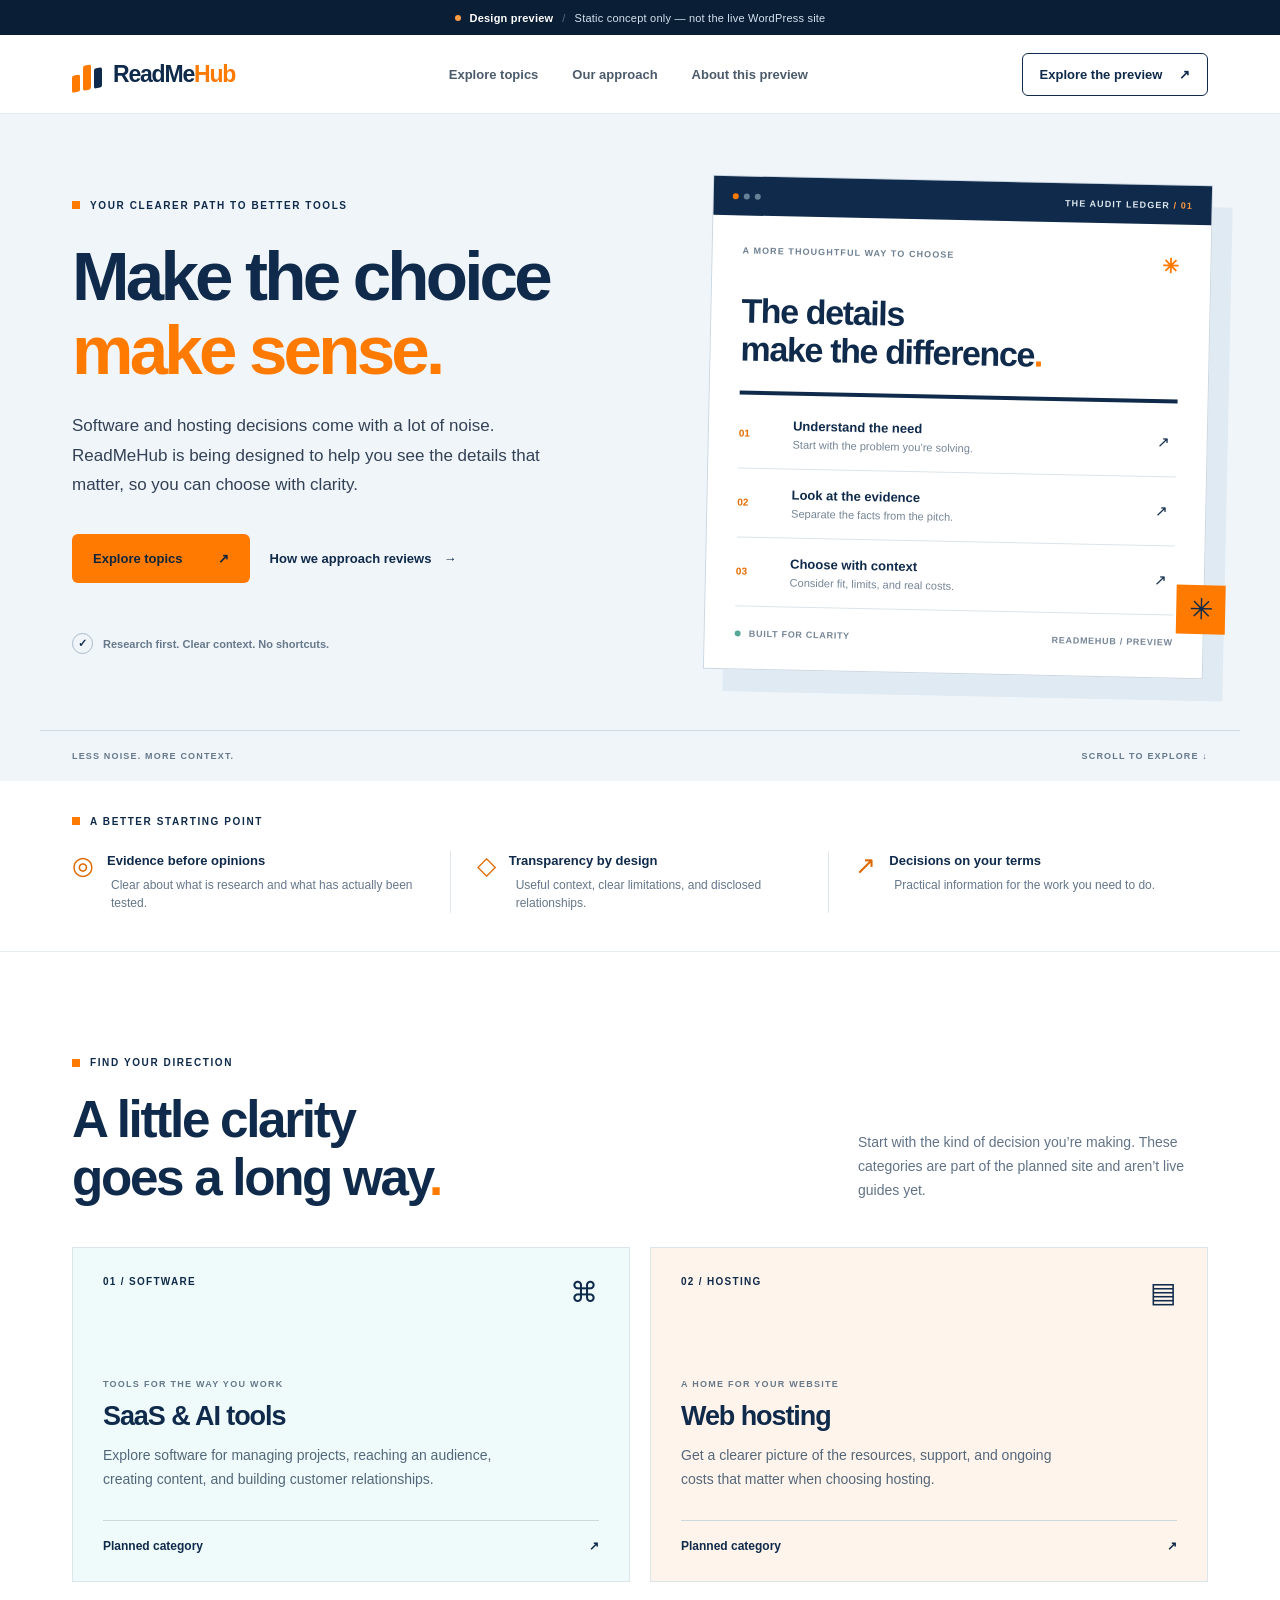
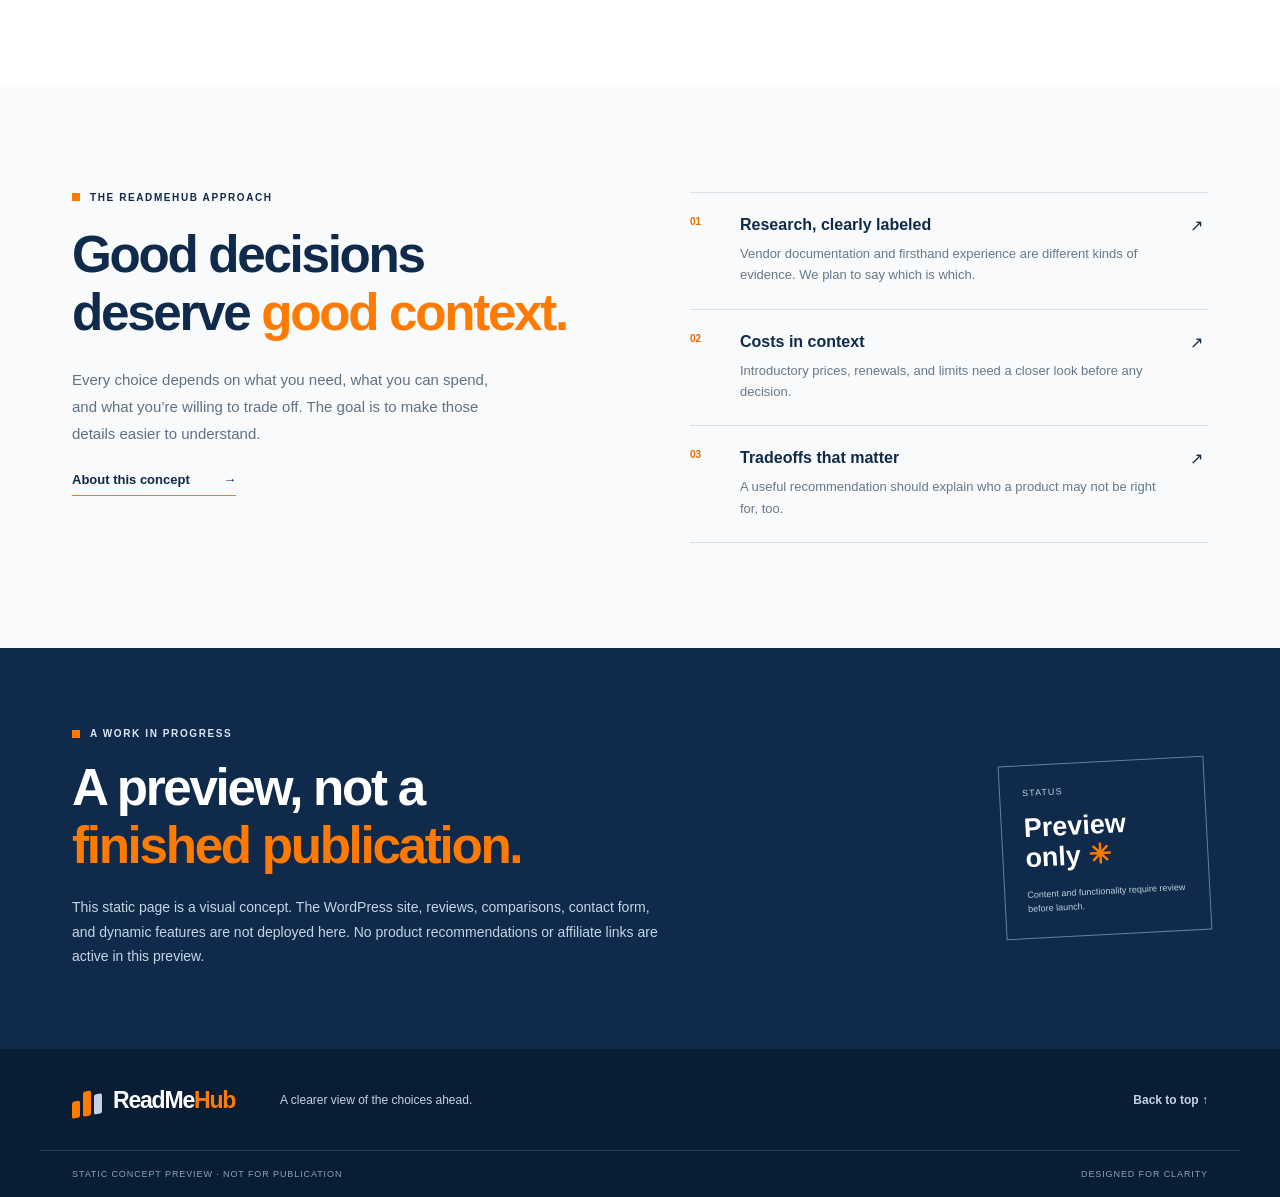
<file: docs/index.html>
<!doctype html>
<html lang="en">
<head>
  <meta charset="utf-8">
  <meta name="viewport" content="width=device-width, initial-scale=1">
  <meta name="robots" content="noindex, nofollow">
  <meta name="description" content="A static, non-commercial design preview for the ReadMeHub website project.">
  <title>ReadMeHub — Design Preview</title>
  <link rel="stylesheet" href="styles.css">
  <script src="script.js" defer></script>
</head>
<body>
  <a class="skip" href="#main">Skip to content</a>
  <div class="preview-bar"><span class="preview-dot"></span><strong>Design preview</strong><span class="preview-separator">/</span> Static concept only — not the live WordPress site</div>
  <header class="site-header">
    <div class="shell header-inner">
      <a class="brand" href="#top" aria-label="ReadMeHub preview home"><span class="brand-mark" aria-hidden="true"><span></span><span></span><span></span></span><span>ReadMe<span>Hub</span></span></a>
      <nav class="desktop-nav" aria-label="Main navigation"><a href="#explore">Explore topics</a><a href="#approach">Our approach</a><a href="#preview-note">About this preview</a></nav>
      <a class="header-cta" href="#explore">Explore the preview <span aria-hidden="true">↗</span></a>
      <button class="menu-toggle" type="button" aria-expanded="false" aria-controls="mobile-nav"><span class="sr-only">Toggle navigation</span><span></span><span></span></button>
    </div>
    <nav class="mobile-nav shell" id="mobile-nav" aria-label="Mobile navigation" hidden><a href="#explore">Explore topics</a><a href="#approach">Our approach</a><a href="#preview-note">About this preview</a></nav>
  </header>
  <main id="main">
    <section class="hero" id="top">
      <div class="shell hero-grid">
        <div class="hero-copy"><div class="eyebrow"><span class="tiny-square"></span> YOUR CLEARER PATH TO BETTER TOOLS</div><h1>Make the choice<br><em>make sense.</em></h1><p>Software and hosting decisions come with a lot of noise. ReadMeHub is being designed to help you see the details that matter, so you can choose with clarity.</p><div class="hero-actions"><a class="button button-primary" href="#explore">Explore topics <span aria-hidden="true">↗</span></a><a class="button button-text" href="#approach">How we approach reviews <span aria-hidden="true">→</span></a></div><div class="hero-foot"><span class="mini-icon" aria-hidden="true">✓</span> Research first. Clear context. No shortcuts.</div></div>
        <div class="ledger-wrap" aria-label="Illustration of a research-led decision process"><div class="ledger-top"><span><span class="window-dot"></span><span class="window-dot"></span><span class="window-dot"></span></span><span>THE AUDIT LEDGER <b> / 01</b></span></div><div class="ledger-body"><div class="ledger-label">A MORE THOUGHTFUL WAY TO CHOOSE <span>✳</span></div><div class="ledger-title">The details<br>make the difference<span>.</span></div><div class="ledger-line"></div><div class="ledger-row"><span class="ledger-number">01</span><span><strong>Understand the need</strong><small>Start with the problem you’re solving.</small></span><span class="row-arrow">↗</span></div><div class="ledger-row"><span class="ledger-number">02</span><span><strong>Look at the evidence</strong><small>Separate the facts from the pitch.</small></span><span class="row-arrow">↗</span></div><div class="ledger-row"><span class="ledger-number">03</span><span><strong>Choose with context</strong><small>Consider fit, limits, and real costs.</small></span><span class="row-arrow">↗</span></div><div class="ledger-footer"><span><i></i> BUILT FOR CLARITY</span><span>READMEHUB / PREVIEW</span></div></div><div class="ledger-accent" aria-hidden="true">✳</div></div>
      </div><div class="shell hero-bottom"><span>LESS NOISE. MORE CONTEXT.</span><span>SCROLL TO EXPLORE <span aria-hidden="true">↓</span></span></div>
    </section>
    <section class="principles" id="approach"><div class="shell principles-inner"><div class="section-kicker"><span class="tiny-square"></span> A BETTER STARTING POINT</div><div class="principle-list"><div><span class="principle-icon">◎</span><strong>Evidence before opinions</strong><p>Clear about what is research and what has actually been tested.</p></div><div><span class="principle-icon">◇</span><strong>Transparency by design</strong><p>Useful context, clear limitations, and disclosed relationships.</p></div><div><span class="principle-icon">↗</span><strong>Decisions on your terms</strong><p>Practical information for the work you need to do.</p></div></div></div></section>
    <section class="explore section-space" id="explore"><div class="shell"><div class="section-heading"><div><div class="section-kicker"><span class="tiny-square"></span> FIND YOUR DIRECTION</div><h2>A little clarity<br>goes a long way<span>.</span></h2></div><p>Start with the kind of decision you’re making. These categories are part of the planned site and aren’t live guides yet.</p></div><div class="topic-grid"><article class="topic-card card-saas"><div class="card-top"><span>01 / SOFTWARE</span><span class="card-icon" aria-hidden="true">⌘</span></div><div class="card-content"><div class="card-label">TOOLS FOR THE WAY YOU WORK</div><h3>SaaS &amp; AI tools</h3><p>Explore software for managing projects, reaching an audience, creating content, and building customer relationships.</p><span class="card-link">Planned category <span aria-hidden="true">↗</span></span></div></article><article class="topic-card card-hosting"><div class="card-top"><span>02 / HOSTING</span><span class="card-icon" aria-hidden="true">▤</span></div><div class="card-content"><div class="card-label">A HOME FOR YOUR WEBSITE</div><h3>Web hosting</h3><p>Get a clearer picture of the resources, support, and ongoing costs that matter when choosing hosting.</p><span class="card-link">Planned category <span aria-hidden="true">↗</span></span></div></article></div></div></section>
    <section class="editorial section-space"><div class="shell editorial-grid"><div><div class="section-kicker"><span class="tiny-square"></span> THE READMEHUB APPROACH</div><h2>Good decisions<br>deserve <em>good context.</em></h2><p>Every choice depends on what you need, what you can spend, and what you’re willing to trade off. The goal is to make those details easier to understand.</p><a href="#preview-note" class="text-link">About this concept <span aria-hidden="true">→</span></a></div><div class="standards"><div class="standard"><span>01</span><div><h3>Research, clearly labeled</h3><p>Vendor documentation and firsthand experience are different kinds of evidence. We plan to say which is which.</p></div><span aria-hidden="true">↗</span></div><div class="standard"><span>02</span><div><h3>Costs in context</h3><p>Introductory prices, renewals, and limits need a closer look before any decision.</p></div><span aria-hidden="true">↗</span></div><div class="standard"><span>03</span><div><h3>Tradeoffs that matter</h3><p>A useful recommendation should explain who a product may not be right for, too.</p></div><span aria-hidden="true">↗</span></div></div></div></section>
    <section class="note-section" id="preview-note"><div class="shell note-inner"><div><div class="section-kicker light"><span class="tiny-square"></span> A WORK IN PROGRESS</div><h2>A preview, not a<br><em>finished publication.</em></h2><p>This static page is a visual concept. The WordPress site, reviews, comparisons, contact form, and dynamic features are not deployed here. No product recommendations or affiliate links are active in this preview.</p></div><div class="note-stamp"><span>STATUS</span><strong>Preview<br>only <span>✳</span></strong><small>Content and functionality require review before launch.</small></div></div></section>
  </main>
  <footer><div class="shell footer-inner"><a class="brand footer-brand" href="#top"><span class="brand-mark" aria-hidden="true"><span></span><span></span><span></span></span><span>ReadMe<span>Hub</span></span></a><span>A clearer view of the choices ahead.</span><a href="#top">Back to top ↑</a></div><div class="shell footer-bottom"><span>STATIC CONCEPT PREVIEW · NOT FOR PUBLICATION</span><span>DESIGNED FOR CLARITY</span></div></footer>
</body>
</html>
</file>
<file: docs/styles.css>
:root{--navy:#0f2a4a;--orange:#ff7a00;--pale:#f0f5fa;--mint:#effbfa;--peach:#fff4eb;--text:#334155;--line:#d6e0e8}*{box-sizing:border-box}html{scroll-behavior:smooth}body{margin:0;color:var(--navy);font-family:Inter,Arial,sans-serif;-webkit-font-smoothing:antialiased}a{color:inherit}a:focus-visible,button:focus-visible{outline:3px solid var(--orange);outline-offset:4px}.shell{max-width:1200px;margin:0 auto;padding-left:32px;padding-right:32px}.preview-bar{min-height:35px;display:flex;justify-content:center;align-items:center;gap:9px;padding:8px 20px;background:#0a1e36;color:#d5e3ef;font-size:11px;letter-spacing:.02em;text-align:center}.preview-bar strong{color:#fff}.preview-dot{width:6px;height:6px;background:#ff9c44;border-radius:50%}.preview-separator{opacity:.4}.site-header{background:#fff;border-bottom:1px solid #e4ebf0}.header-inner{height:78px;display:flex;align-items:center;justify-content:space-between;gap:24px}.brand{display:inline-flex;align-items:center;gap:10px;text-decoration:none;font-weight:800;font-size:23px;letter-spacing:-1.2px}.brand>span:last-child>span{color:var(--orange)}.brand-mark{display:flex;width:31px;height:31px;align-items:end;gap:3px;transform:skewY(-11deg)}.brand-mark span{background:var(--orange);width:8px;border-radius:2px}.brand-mark span:nth-child(1){height:17px}.brand-mark span:nth-child(2){height:25px}.brand-mark span:nth-child(3){height:20px;background:var(--navy)}.desktop-nav{display:flex;gap:34px}.desktop-nav a,.header-cta{font-size:13px;font-weight:700;text-decoration:none}.desktop-nav a{color:#4c5b6b}.desktop-nav a:hover,.text-link:hover{color:#bb5800}.header-cta{border:1px solid var(--navy);padding:13px 17px;border-radius:6px}.header-cta span{margin-left:13px}.menu-toggle,.mobile-nav{display:none}.hero{background:var(--pale);overflow:hidden}.hero-grid{min-height:580px;display:grid;grid-template-columns:1fr .9fr;align-items:center;gap:80px;padding-top:66px;padding-bottom:56px}.eyebrow,.section-kicker{font-size:10px;font-weight:800;letter-spacing:.16em;display:flex;align-items:center;gap:10px}.tiny-square{display:inline-block;width:8px;height:8px;background:var(--orange)}h1,h2,h3,p{margin-top:0}h1,h2,h3{font-family:'Plus Jakarta Sans',Inter,Arial,sans-serif}h1{font-size:clamp(48px,5.4vw,75px);line-height:1.08;letter-spacing:-.055em;margin:28px 0 23px;font-weight:800}h1 em,h2 em{font-style:normal;color:var(--orange)}.hero-copy>p{color:var(--text);font-size:17px;line-height:1.75;max-width:500px}.hero-actions{display:flex;align-items:center;gap:16px;flex-wrap:wrap;margin-top:34px}.button{display:inline-flex;align-items:center;justify-content:center;text-decoration:none;font-size:13px;font-weight:800;padding:17px 21px;border-radius:6px}.button-primary{background:var(--orange);color:#10263d;gap:35px}.button-primary:hover{background:#ff9535}.button-text{padding-left:4px;gap:12px}.hero-foot{display:flex;align-items:center;gap:10px;font-size:11px;font-weight:700;color:#66788a;margin-top:50px}.mini-icon{border:1px solid #a9baca;border-radius:50%;width:21px;height:21px;display:grid;place-items:center;color:var(--navy)}.ledger-wrap{position:relative;background:#fff;border:1px solid #cbd8e3;box-shadow:20px 22px 0 #e0eaf2;transform:rotate(1.2deg)}.ledger-top{background:var(--navy);color:#dce7ef;height:39px;display:flex;justify-content:space-between;align-items:center;padding:0 19px;font-size:9px;font-weight:800;letter-spacing:.12em}.ledger-top b{color:#ff9a42}.window-dot{display:inline-block;width:6px;height:6px;margin-right:5px;background:#668098;border-radius:50%}.window-dot:first-child{background:var(--orange)}.ledger-body{padding:30px}.ledger-label{display:flex;justify-content:space-between;font-size:9px;font-weight:800;letter-spacing:.12em;color:#6e8092}.ledger-label span{color:var(--orange);font-size:20px}.ledger-title{font-size:34px;line-height:1.13;font-weight:800;letter-spacing:-.04em;margin:22px 0}.ledger-title span,.section-heading h2 span{color:var(--orange)}.ledger-line{height:4px;background:var(--navy);margin-bottom:5px}.ledger-row{display:grid;grid-template-columns:42px 1fr 20px;gap:12px;align-items:center;padding:18px 0;border-bottom:1px solid #dbe4ea}.ledger-number{font-size:10px;color:#e36d00;font-weight:800}.ledger-row strong{display:block;font-size:13px}.ledger-row small{display:block;color:#758596;font-size:11px;margin-top:5px}.row-arrow{font-size:15px}.ledger-footer{display:flex;justify-content:space-between;font-size:9px;font-weight:800;letter-spacing:.08em;color:#758596;margin-top:22px}.ledger-footer i{display:inline-block;width:6px;height:6px;background:#56a998;border-radius:50%;margin-right:5px}.ledger-accent{position:absolute;right:-22px;bottom:44px;background:var(--orange);color:var(--navy);font-size:29px;width:49px;height:49px;display:grid;place-items:center}.hero-bottom{display:flex;justify-content:space-between;border-top:1px solid #cfdae4;padding-top:20px;padding-bottom:20px;color:#66798b;font-size:9px;letter-spacing:.13em;font-weight:800}.principles{background:#fff;border-bottom:1px solid #e7edf1}.principles-inner{padding-top:35px;padding-bottom:38px}.principles .section-kicker{margin-bottom:24px}.principle-list{display:grid;grid-template-columns:repeat(3,1fr)}.principle-list>div{padding:0 26px;border-right:1px solid #e0e7ed}.principle-list>div:first-child{padding-left:0}.principle-list>div:last-child{border:0}.principle-icon{float:left;margin-right:13px;font-size:25px;color:#dd6900}.principle-list strong{font-size:13px}.principle-list p{font-size:12px;line-height:1.55;color:#65778a;margin:7px 0 0 39px}.section-space{padding:105px 0}.section-heading{display:flex;align-items:end;justify-content:space-between;gap:48px;margin-bottom:40px}.section-heading h2,.editorial h2,.note-section h2{font-size:clamp(36px,4vw,52px);line-height:1.13;letter-spacing:-.045em;margin:23px 0 0}.section-heading>p{max-width:350px;line-height:1.7;font-size:14px;color:#627387;margin:0 0 4px}.topic-grid{display:grid;grid-template-columns:1fr 1fr;gap:20px}.topic-card{min-height:335px;padding:28px 30px;display:flex;flex-direction:column;justify-content:space-between;border:1px solid #dce5ea}.card-saas{background:var(--mint)}.card-hosting{background:var(--peach)}.card-top{display:flex;justify-content:space-between;align-items:start;font-size:10px;letter-spacing:.13em;font-weight:800}.card-icon{font-size:28px;font-weight:400}.card-label{font-size:9px;letter-spacing:.14em;font-weight:800;color:#66798b}.card-content h3{font-size:27px;letter-spacing:-.04em;margin:12px 0}.card-content p{max-width:400px;font-size:14px;line-height:1.7;color:#53677a}.card-link{display:flex;justify-content:space-between;border-top:1px solid #cbd9dd;padding-top:18px;margin-top:28px;font-size:12px;font-weight:800}.editorial{background:#f8fafb}.editorial-grid{display:grid;grid-template-columns:1fr 1fr;gap:100px}.editorial-grid>div:first-child>p{max-width:430px;color:#607184;font-size:15px;line-height:1.8;margin-top:25px}.text-link{display:inline-block;font-size:13px;font-weight:800;text-decoration:none;border-bottom:1px solid var(--orange);padding-bottom:8px;margin-top:10px}.text-link span{margin-left:30px}.standard{display:grid;grid-template-columns:35px 1fr 18px;gap:15px;padding:23px 0;border-bottom:1px solid #d8e2e8}.standard:first-child{border-top:1px solid #d8e2e8}.standard>span:first-child{font-weight:800;color:#e16b00;font-size:10px}.standard h3{font-size:16px;margin:0 0 9px}.standard p{font-size:13px;line-height:1.65;color:#66798b;margin:0}.note-section{background:var(--navy);color:#fff;padding:80px 0}.note-inner{display:flex;justify-content:space-between;gap:60px;align-items:center}.note-section h2{margin-top:20px}.note-section p{max-width:590px;line-height:1.75;font-size:14px;color:#c6d5e3;margin:20px 0 0}.light{color:#dbe6ef}.note-stamp{border:1px solid #66819a;padding:22px;min-width:200px;transform:rotate(-3deg)}.note-stamp>span,.note-stamp small{display:block;font-size:9px;letter-spacing:.12em;color:#bdcedd}.note-stamp strong{display:block;font-size:27px;line-height:1.1;margin:16px 0}.note-stamp strong span{color:var(--orange)}.note-stamp small{line-height:1.5;letter-spacing:0;max-width:160px}footer{background:#091e35;color:#c5d2df}.footer-inner{display:flex;align-items:center;gap:45px;padding-top:36px;padding-bottom:34px}.footer-brand{color:#fff}.footer-brand .brand-mark span:nth-child(3){background:#c5d2df}.footer-inner>span{font-size:12px}.footer-inner>a:last-child{margin-left:auto;text-decoration:none;font-size:12px;font-weight:700}.footer-bottom{border-top:1px solid #294056;display:flex;justify-content:space-between;padding-top:18px;padding-bottom:18px;font-size:9px;letter-spacing:.1em;color:#8da2b5}.skip{position:absolute;left:8px;top:-100px;background:#fff;padding:12px;z-index:10}.skip:focus{top:8px}.sr-only{position:absolute;width:1px;height:1px;overflow:hidden;clip:rect(0,0,0,0)}@media(max-width:850px){.desktop-nav,.header-cta{display:none}.menu-toggle{display:flex;flex-direction:column;gap:5px;padding:12px;border:1px solid #cbd9e2;background:white;border-radius:6px}.menu-toggle span:not(.sr-only){width:20px;height:2px;background:var(--navy)}.mobile-nav:not([hidden]){display:flex;flex-direction:column;padding-top:8px;padding-bottom:20px;gap:18px}.mobile-nav a{font-size:14px;font-weight:700;text-decoration:none}.hero-grid{gap:40px;grid-template-columns:1fr 1fr}.ledger-body{padding:22px}.ledger-title{font-size:29px}.editorial-grid{gap:50px}}@media(max-width:650px){.shell{padding-left:22px;padding-right:22px}.header-inner{height:68px}.brand{font-size:21px}.hero-grid{grid-template-columns:1fr;gap:48px;padding-top:62px;padding-bottom:55px}.hero-copy>p{font-size:15px}.hero-foot{margin-top:30px}.ledger-wrap{margin-right:16px}.hero-bottom{font-size:8px}.principle-list{grid-template-columns:1fr;gap:20px}.principle-list>div,.principle-list>div:first-child{padding:0 0 18px;border:0;border-bottom:1px solid #e0e7ed}.principle-list>div:last-child{padding-bottom:0}.section-space{padding:72px 0}.section-heading{align-items:start;flex-direction:column;gap:18px}.topic-grid,.editorial-grid{grid-template-columns:1fr}.topic-card{min-height:300px}.editorial-grid{gap:35px}.note-inner{flex-direction:column;align-items:start;gap:35px}.note-stamp{width:200px}.footer-inner{flex-wrap:wrap;gap:18px}.footer-inner>span{width:100%;order:3}.footer-inner>a:last-child{margin-left:auto}.footer-bottom{gap:20px;line-height:1.6}.preview-bar{font-size:10px}}
</file>
